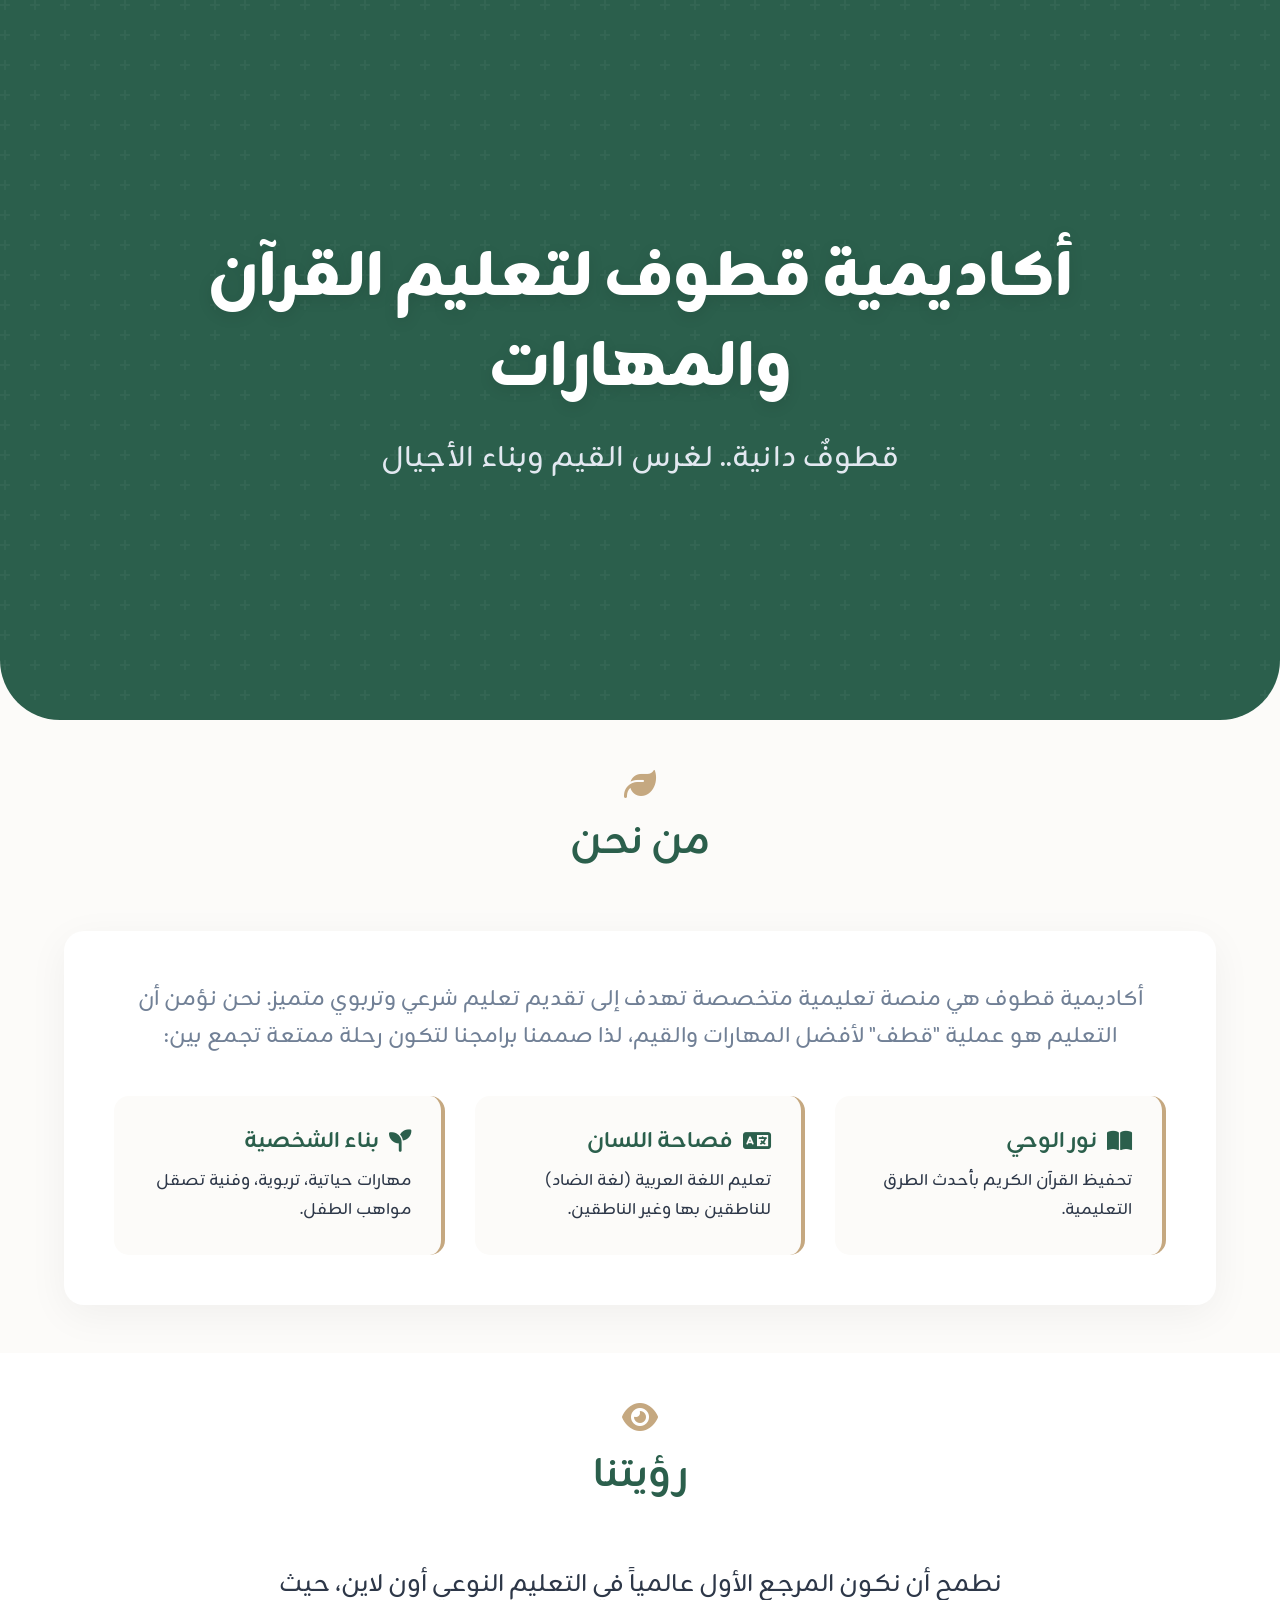
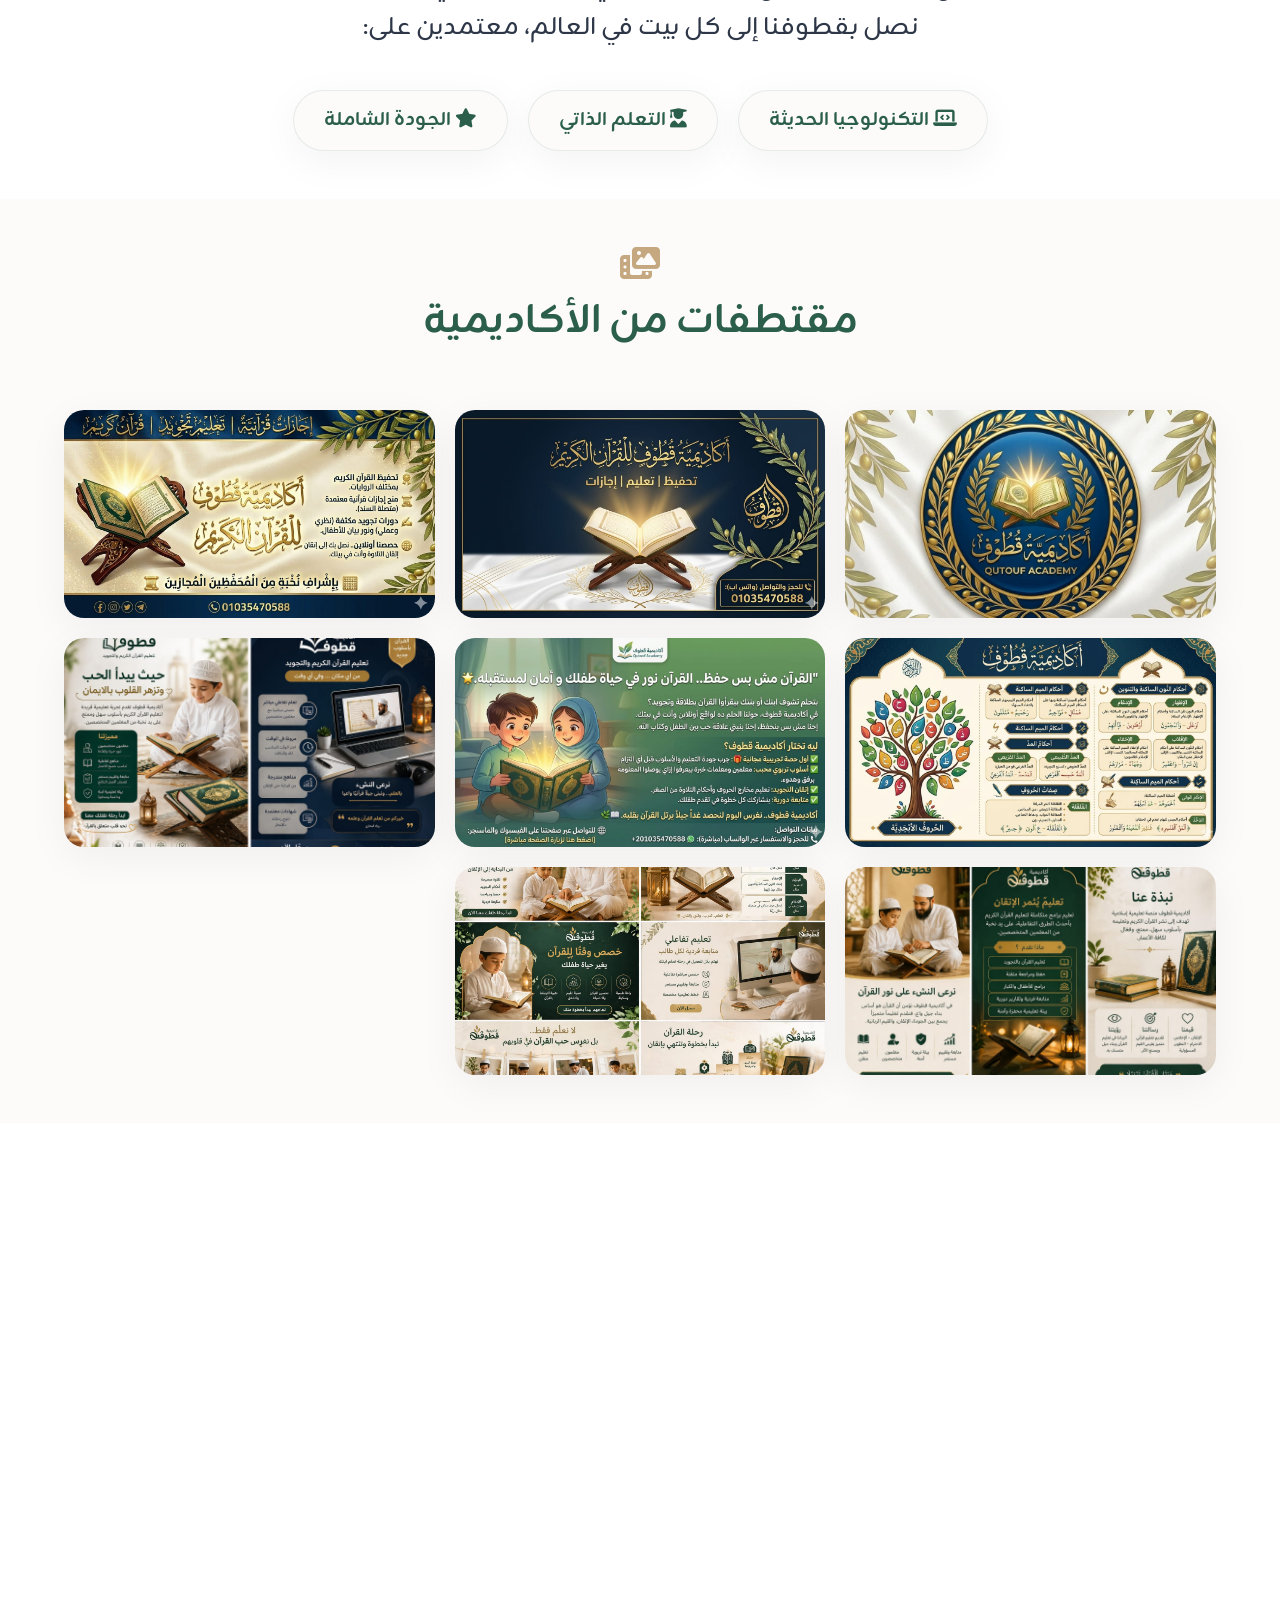
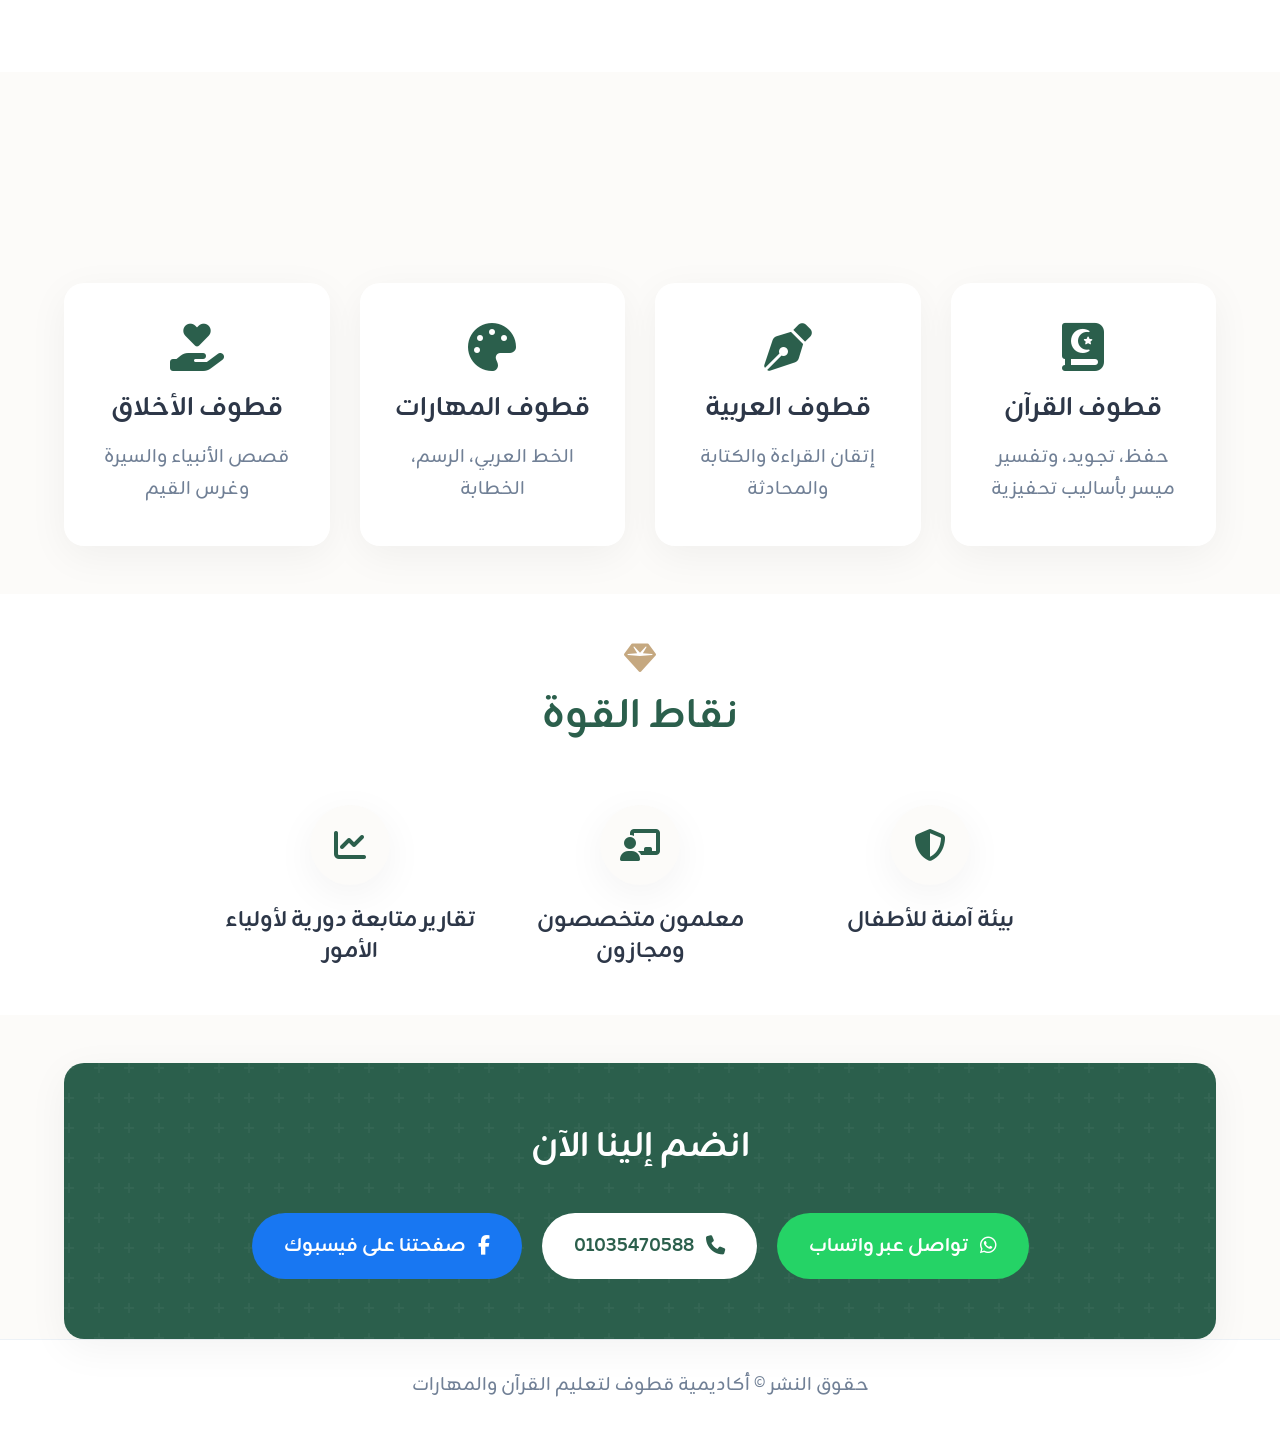
<file: qutoof-academy/index.html>
<!doctype html>
<html lang="ar" dir="rtl">
  <head>
    <meta charset="UTF-8" />
    <meta name="viewport" content="width=device-width, initial-scale=1.0" />
    <title>أكاديمية قطوف لتعليم القرآن والمهارات</title>

    <link rel="preconnect" href="https://fonts.googleapis.com" />
    <link rel="preconnect" href="https://fonts.gstatic.com" crossorigin />
    <link
      href="https://fonts.googleapis.com/css2?family=Zain:wght@300;400;700;900&display=swap"
      rel="stylesheet"
    />

    <link
      rel="stylesheet"
      href="https://cdnjs.cloudflare.com/ajax/libs/font-awesome/6.4.0/css/all.min.css"
    />

    <style>
      /* --- المتغيرات والألوان --- */
      :root {
        --primary-color: #2b5f4c; /* أخضر إسلامي هادئ */
        --secondary-color: #c5a880; /* ذهبي / بيج داكن */
        --bg-color: #fcfbf9; /* بيج فاتح جداً مريح للعين */
        --white: #ffffff;
        --text-dark: #2d3748;
        --text-light: #718096;
        --shadow-soft: 0 10px 40px rgba(0, 0, 0, 0.05);
        --shadow-hover: 0 20px 40px rgba(43, 95, 76, 0.1);
        --border-radius: 20px;
        --transition: all 0.4s cubic-bezier(0.4, 0, 0.2, 1);
      }

      /* --- الإعدادات العامة --- */
      * {
        margin: 0;
        padding: 0;
        box-sizing: border-box;
      }

      body {
        font-family: "Zain", sans-serif;
        background-color: var(--bg-color);
        color: var(--text-dark);
        line-height: 1.8;
        overflow-x: hidden;
        scroll-behavior: smooth;
      }

      h1,
      h2,
      h3,
      h4 {
        font-weight: 700;
        line-height: 1.4;
      }

      a {
        text-decoration: none;
        color: inherit;
      }

      .container {
        width: 100%;
        max-width: 1200px;
        margin: 0 auto;
        padding: 0 24px;
      }

      section {
        padding: 48px 0;
        margin: 48px 0;
        position: relative;
      }

      .section-header {
        text-align: center;
        margin-bottom: 60px;
      }

      .section-header i {
        font-size: 2rem;
        color: var(--secondary-color);
        margin-bottom: 15px;
      }

      .section-header h2 {
        font-size: 2.5rem;
        color: var(--primary-color);
        margin-bottom: 15px;
      }

      /* --- تأثيرات الدخول (Animations) --- */
      .animate-up {
        opacity: 0;
        transform: translateY(40px);
        transition:
          opacity 0.8s ease-out,
          transform 0.8s ease-out;
      }

      .animate-up.visible {
        opacity: 1;
        transform: translateY(0);
      }

      /* --- قسم البطل (Hero Section) --- */
      .hero {
        background-color: var(--primary-color);
        /* نمط هندسي إسلامي خفيف بالخلفية */
        background-image: url("data:image/svg+xml,%3Csvg width='60' height='60' viewBox='0 0 60 60' xmlns='http://www.w3.org/2000/svg'%3E%3Cg fill='none' fill-rule='evenodd'%3E%3Cg fill='%23ffffff' fill-opacity='0.04'%3E%3Cpath d='M36 34v-4h-2v4h-4v2h4v4h2v-4h4v-2h-4zm0-30V0h-2v4h-4v2h4v4h2V6h4V4h-4zM6 34v-4H4v4H0v2h4v4h2v-4h4v-2H6zM6 4V0H4v4H0v2h4v4h2V6h4V4H6z'/%3E%3C/g%3E%3C/g%3E%3C/svg%3E");
        color: var(--white);
        text-align: center;
        margin-top: unset;
        padding: 180px 20px;
        min-height: 80vh;
        display: flex;
        align-items: center;
        justify-content: center;
        border-bottom-left-radius: 60px;
        border-bottom-right-radius: 60px;
      }

      .hero h1 {
        font-size: 4rem;
        font-weight: 900;
        margin-bottom: 20px;
        text-shadow: 0 4px 15px rgba(0, 0, 0, 0.1);
      }

      .hero p {
        font-size: 1.8rem;
        font-weight: 400;
        color: #e2e8f0;
        max-width: 800px;
        margin: 0 auto;
      }

      /* --- قسم من نحن (About) --- */
      .about-content {
        background: var(--white);
        padding: 50px;
        border-radius: var(--border-radius);
        box-shadow: var(--shadow-soft);
        text-align: center;
      }

      .about-content > p {
        font-size: 1.3rem;
        margin-bottom: 40px;
        color: var(--text-light);
      }

      .about-features {
        display: grid;
        grid-template-columns: repeat(auto-fit, minmax(280px, 1fr));
        gap: 30px;
        text-align: right;
      }

      .about-feature-item {
        padding: 30px;
        background: var(--bg-color);
        border-radius: 15px;
        border-right: 4px solid var(--secondary-color);
        transition: var(--transition);
      }

      .about-feature-item:hover {
        transform: translateY(-5px);
        box-shadow: var(--shadow-soft);
      }

      .about-feature-item h4 {
        color: var(--primary-color);
        font-size: 1.4rem;
        margin-bottom: 10px;
        display: flex;
        align-items: center;
        gap: 10px;
      }

      /* --- قسم رؤيتنا (Vision) --- */
      .vision {
        background-color: var(--white);
      }

      .vision-container {
        max-width: 800px;
        margin: 0 auto;
        text-align: center;
      }

      .vision-text {
        font-size: 1.5rem;
        color: var(--text-dark);
        margin-bottom: 40px;
      }

      .vision-tags {
        display: flex;
        justify-content: center;
        gap: 20px;
        flex-wrap: wrap;
      }

      .tag {
        background: var(--bg-color);
        color: var(--primary-color);
        padding: 12px 30px;
        border-radius: 50px;
        font-weight: 700;
        font-size: 1.2rem;
        box-shadow: var(--shadow-soft);
        border: 1px solid rgba(43, 95, 76, 0.1);
      }

      /* --- المسارات التعليمية (Programs) --- */
      .programs-grid {
        display: grid;
        grid-template-columns: repeat(auto-fit, minmax(260px, 1fr));
        gap: 30px;
      }

      .program-card {
        background: var(--white);
        padding: 40px 30px;
        border-radius: var(--border-radius);
        box-shadow: var(--shadow-soft);
        text-align: center;
        transition: var(--transition);
        position: relative;
        overflow: hidden;
      }

      .program-card::before {
        content: "";
        position: absolute;
        top: 0;
        left: 0;
        width: 100%;
        height: 4px;
        background: var(--secondary-color);
        transform: scaleX(0);
        transition: var(--transition);
      }

      .program-card:hover {
        transform: translateY(-10px);
        box-shadow: var(--shadow-hover);
      }

      .program-card:hover::before {
        transform: scaleX(1);
      }

      .program-card i {
        font-size: 3rem;
        color: var(--primary-color);
        margin-bottom: 20px;
      }

      .program-card h3 {
        font-size: 1.6rem;
        margin-bottom: 15px;
        color: var(--text-dark);
      }

      .program-card p {
        color: var(--text-light);
        font-size: 1.1rem;
      }

      /* --- نقاط القوة (Features) --- */
      .features {
        background-color: var(--white);
      }

      .features-list {
        display: flex;
        justify-content: center;
        gap: 40px;
        flex-wrap: wrap;
      }

      .feature-box {
        display: flex;
        flex-direction: column;
        align-items: center;
        text-align: center;
        width: 250px;
      }

      .feature-icon {
        width: 80px;
        height: 80px;
        background: var(--bg-color);
        border-radius: 50%;
        display: flex;
        align-items: center;
        justify-content: center;
        font-size: 2rem;
        color: var(--primary-color);
        margin-bottom: 20px;
        box-shadow: var(--shadow-soft);
        transition: var(--transition);
      }

      .feature-box:hover .feature-icon {
        background: var(--primary-color);
        color: var(--white);
        transform: rotateY(180deg);
      }

      .feature-box h4 {
        font-size: 1.4rem;
      }

      /* --- قسم التواصل (Contact) --- */
      .contact-wrap {
        background: var(--primary-color);
        border-radius: var(--border-radius);
        padding: 60px;
        text-align: center;
        color: var(--white);
        box-shadow: var(--shadow-soft);
        /* نمط إسلامي للخلفية */
        background-image: url("data:image/svg+xml,%3Csvg width='60' height='60' viewBox='0 0 60 60' xmlns='http://www.w3.org/2000/svg'%3E%3Cg fill='none' fill-rule='evenodd'%3E%3Cg fill='%23ffffff' fill-opacity='0.04'%3E%3Cpath d='M36 34v-4h-2v4h-4v2h4v4h2v-4h4v-2h-4zm0-30V0h-2v4h-4v2h4v4h2V6h4V4h-4zM6 34v-4H4v4H0v2h4v4h2v-4h4v-2H6zM6 4V0H4v4H0v2h4v4h2V6h4V4H6z'/%3E%3C/g%3E%3C/g%3E%3C/svg%3E");
      }

      .contact-wrap h2 {
        color: var(--white);
        font-size: 2.2rem;
        margin-bottom: 40px;
      }

      .contact-links {
        display: flex;
        justify-content: center;
        align-items: center;
        gap: 20px;
        flex-wrap: wrap;
      }

      .contact-btn {
        display: flex;
        align-items: center;
        gap: 12px;
        padding: 16px 32px;
        border-radius: 50px;
        font-size: 1.2rem;
        font-weight: 700;
        transition: var(--transition);
        background: var(--white);
        color: var(--text-dark);
      }

      .contact-btn:hover {
        transform: translateY(-3px);
        box-shadow: 0 10px 20px rgba(0, 0, 0, 0.1);
      }

      .btn-whatsapp {
        background: #25d366;
        color: white;
      }
      .btn-whatsapp:hover {
        background: #20bd5a;
      }

      .btn-facebook {
        background: #1877f2;
        color: white;
      }
      .btn-facebook:hover {
        background: #166fe5;
      }

      .btn-phone {
        background: var(--white);
        color: var(--primary-color);
      }

      /* --- الفوتر (Footer) --- */
      footer {
        background-color: var(--white);
        padding: 30px 0;
        text-align: center;
        border-top: 1px solid #edf2f7;
      }

      footer p {
        color: var(--text-light);
        font-size: 1.1rem;
        /* margin-bottom: 10px; */
      }
      /*
      .social-icons {
        display: flex;
        justify-content: center;
        gap: 15px;
      }

      .social-icons a {
        color: var(--text-light);
        font-size: 1.2rem;
        transition: var(--transition);
      }

      .social-icons a:hover {
        color: var(--primary-color);
      }
         */

      /* --- التجاوب مع الشاشات (Responsive) --- */
      @media (max-width: 768px) {
        .hero h1 {
          font-size: 2.5rem;
        }
        .hero p {
          font-size: 1.3rem;
        }
        .hero {
          padding: 120px 20px;
          border-bottom-left-radius: 30px;
          border-bottom-right-radius: 30px;
        }
        .about-content {
          padding: 30px;
        }
        .vision-text {
          font-size: 1.2rem;
        }
        .contact-wrap {
          padding: 40px 20px;
        }
        .contact-btn {
          width: 100%;
          justify-content: center;
        }
      }

      /* --- قسم معرض الصور والفيديوهات (Gallery) --- */
      .media-grid {
        display: grid;
        grid-template-columns: repeat(auto-fit, minmax(300px, 1fr));
        gap: 20px;
        margin-top: 40px;
      }

      .media-item {
        border-radius: var(--border-radius);
        overflow: hidden;
        box-shadow: var(--shadow-soft);
        position: relative;
        aspect-ratio: 16 / 9;
        background-color: var(--white);
      }

      .media-item img,
      .media-item video {
        width: 100%;
        height: 100%;
        object-fit: cover;
        transition: var(--transition);
      }

      /* تأثير التكبير عند تمرير الماوس */
      .media-item:hover img,
      .media-item:hover video {
        transform: scale(1.05);
      }

      /* تنسيق غطاء الفيديو */
      .video-overlay {
        position: absolute;
        top: 0;
        left: 0;
        width: 100%;
        height: 100%;
        background: rgba(0, 0, 0, 0.3);
        display: flex;
        align-items: center;
        justify-content: center;
        transition: var(--transition);

        /* السطر ده هو الحل: بيخلي الضغطة تعدي من الغطاء وتروح للفيديو */
        pointer-events: none;
      }

      .media-item:hover .video-overlay {
        background: rgba(0, 0, 0, 0.5);
      }

      .video-overlay i {
        font-size: 4rem;
        color: var(--white);
        opacity: 0.8;
        transition: var(--transition);
      }

      .media-item:hover .video-overlay i {
        transform: scale(1.1);
        opacity: 1;
      }

      /* --- قسم فريق العمل (Team) --- */
      .team-grid {
        display: grid;
        grid-template-columns: repeat(auto-fit, minmax(250px, 1fr));
        gap: 30px;
        margin-top: 40px;
      }

      .team-card {
        background: var(--white);
        border-radius: var(--border-radius);
        padding: 40px 20px;
        text-align: center;
        box-shadow: var(--shadow-soft);
        transition: var(--transition);
      }

      .team-card:hover {
        transform: translateY(-10px);
        box-shadow: var(--shadow-hover);
      }

      .team-avatar {
        width: 120px;
        height: 120px;
        border-radius: 50%;
        background-color: var(--bg-color);
        margin: 0 auto 20px;
        display: flex;
        align-items: center;
        justify-content: center;
        font-size: 3rem;
        color: var(--secondary-color);
        border: 4px solid var(--primary-color);
        overflow: hidden;
      }

      .team-avatar img {
        width: 100%;
        height: 100%;
        object-fit: cover;
      }

      .team-card h3 {
        color: var(--text-dark);
        font-size: 1.5rem;
        margin-bottom: 5px;
      }

      .team-card p {
        color: var(--text-light);
        font-size: 1.1rem;
      }

      /* --- إعدادات البوب أب (Modal) --- */
      .modal {
        position: fixed;
        z-index: 1000;
        left: 0;
        top: 0;
        width: 100%;
        height: 100%;
        background-color: rgba(0, 0, 0, 0.85); /* خلفية سوداء شفافة */
        backdrop-filter: blur(8px); /* تأثير ضبابي عصري للخلفية */
        display: flex;
        align-items: center;
        justify-content: center;
        opacity: 0;
        visibility: hidden;
        transition:
          opacity 0.3s ease,
          visibility 0.3s ease;
      }

      /* الكلاس الذي سيتم إضافته لإظهار البوب أب */
      .modal.show {
        opacity: 1;
        visibility: visible;
      }

      .modal-content {
        max-width: 90%;
        max-height: 90vh;
        display: flex;
        justify-content: center;
        align-items: center;
        transform: scale(0.8);
        transition: transform 0.3s cubic-bezier(0.4, 0, 0.2, 1);
      }

      .modal.show .modal-content {
        transform: scale(1);
      }

      .modal-content img,
      .modal-content video {
        max-width: 100%;
        max-height: 85vh;
        border-radius: 15px;
        box-shadow: 0 10px 40px rgba(0, 0, 0, 0.5);
      }

      .close-modal {
        position: absolute;
        top: 20px;
        right: 30px;
        color: var(--white);
        font-size: 45px;
        font-weight: bold;
        cursor: pointer;
        transition: var(--transition);
        z-index: 1001;
      }

      .close-modal:hover {
        color: var(--secondary-color);
        transform: scale(1.1);
      }

      /* جعل مؤشر الماوس يظهر كيد عند الوقوف على الصور والفيديوهات في المعرض */
      .media-item img,
      .media-item video {
        cursor: pointer;
      }
    </style>
  </head>
  <body>
    <section class="hero">
      <div class="container animate-up">
        <h1>أكاديمية قطوف لتعليم القرآن والمهارات</h1>
        <p>قطوفٌ دانية.. لغرس القيم وبناء الأجيال</p>
      </div>
    </section>

    <section id="about" class="container">
      <div class="section-header animate-up">
        <i class="fa-solid fa-leaf"></i>
        <h2>من نحن</h2>
      </div>
      <div class="about-content animate-up">
        <p>
          أكاديمية قطوف هي منصة تعليمية متخصصة تهدف إلى تقديم تعليم شرعي وتربوي
          متميز. نحن نؤمن أن التعليم هو عملية "قطف" لأفضل المهارات والقيم، لذا
          صممنا برامجنا لتكون رحلة ممتعة تجمع بين:
        </p>

        <div class="about-features">
          <div class="about-feature-item">
            <h4><i class="fa-solid fa-book-open"></i> نور الوحي</h4>
            <p>تحفيظ القرآن الكريم بأحدث الطرق التعليمية.</p>
          </div>
          <div class="about-feature-item">
            <h4><i class="fa-solid fa-language"></i> فصاحة اللسان</h4>
            <p>تعليم اللغة العربية (لغة الضاد) للناطقين بها وغير الناطقين.</p>
          </div>
          <div class="about-feature-item">
            <h4><i class="fa-solid fa-seedling"></i> بناء الشخصية</h4>
            <p>مهارات حياتية، تربوية، وفنية تصقل مواهب الطفل.</p>
          </div>
        </div>
      </div>
    </section>

    <section id="vision" class="vision">
      <div class="container vision-container animate-up">
        <div class="section-header">
          <i class="fa-solid fa-eye"></i>
          <h2>رؤيتنا</h2>
        </div>
        <p class="vision-text">
          نطمح أن نكون المرجع الأول عالمياً في التعليم النوعي أون لاين، حيث نصل
          بقطوفنا إلى كل بيت في العالم، معتمدين على:
        </p>
        <div class="vision-tags">
          <div class="tag">
            <i class="fa-solid fa-laptop-code"></i> التكنولوجيا الحديثة
          </div>
          <div class="tag">
            <i class="fa-solid fa-user-graduate"></i> التعلم الذاتي
          </div>
          <div class="tag"><i class="fa-solid fa-star"></i> الجودة الشاملة</div>
        </div>
      </div>
    </section>

    <section id="gallery" class="container">
      <div class="section-header animate-up">
        <i class="fa-solid fa-photo-film"></i>
        <h2>مقتطفات من الأكاديمية</h2>
      </div>
      <div class="media-grid">
        <div class="media-item animate-up" style="transition-delay: 0.1s">
          <img src="img\WhatsApp Image 2026-04-23 at 6.18.03 PM.jpeg" />
        </div>

        <div class="media-item animate-up" style="transition-delay: 0.1s">
          <img src="img/WhatsApp Image 2026-04-23 at 6.18.01 PM.jpeg" />
        </div>

        <div class="media-item animate-up" style="transition-delay: 0.1s">
          <img src="img/WhatsApp Image 2026-04-23 at 6.18.02 PM.jpeg" />
        </div>

        <div class="media-item animate-up" style="transition-delay: 0.1s">
          <img src="img/WhatsApp Image 2026-04-23 at 7.53.25 PM.jpeg" />
        </div>

        <div class="media-item animate-up" style="transition-delay: 0.1s">
          <img src="img/WhatsApp Image 2026-04-23 at 7.35.14 PM.jpeg" />
        </div>

        <div class="media-item animate-up" style="transition-delay: 0.1s">
          <img src="img/WhatsApp Image 2026-04-23 at 7.59.48 PM.jpeg" />
        </div>

        <div class="media-item animate-up" style="transition-delay: 0.1s">
          <img src="img/WhatsApp Image 2026-04-23 at 7.59.47 PM.jpeg" />
        </div>

        <div class="media-item animate-up" style="transition-delay: 0.1s">
          <img src="img/WhatsApp Image 2026-04-23 at 7.53.52 PM.jpeg" />
        </div>
      </div>
    </section>

    <section id="team" class="features">
      <div class="container">
        <div class="section-header animate-up">
          <i class="fa-solid fa-users"></i>
          <h2>فريق العمل</h2>
        </div>
        <div class="team-grid">
          <div class="team-card animate-up">
            <div class="team-avatar">
              <i class="fa-solid fa-user-tie"></i>
            </div>
            <h3>الشيخ عبدالله ناصر</h3>
            <p>مشرف تعليم القرآن</p>
          </div>
          <div class="team-card animate-up">
            <div class="team-avatar">
              <i class="fa-solid fa-user-tie"></i>
            </div>
            <h3>المعلمة أسماء ناصر</h3>
            <p>معلمة اللغة العربية</p>
          </div>
        </div>
      </div>
    </section>

    <section id="programs" class="container">
      <div class="section-header animate-up">
        <i class="fa-solid fa-layer-group"></i>
        <h2>مسارات قطوف التعليمية</h2>
      </div>
      <div class="programs-grid">
        <div class="program-card animate-up">
          <i class="fa-solid fa-book-quran"></i>
          <h3>قطوف القرآن</h3>
          <p>حفظ، تجويد، وتفسير ميسر بأساليب تحفيزية</p>
        </div>
        <div class="program-card animate-up" style="transition-delay: 0.1s">
          <i class="fa-solid fa-pen-nib"></i>
          <h3>قطوف العربية</h3>
          <p>إتقان القراءة والكتابة والمحادثة</p>
        </div>
        <div class="program-card animate-up" style="transition-delay: 0.2s">
          <i class="fa-solid fa-palette"></i>
          <h3>قطوف المهارات</h3>
          <p>الخط العربي، الرسم، الخطابة</p>
        </div>
        <div class="program-card animate-up" style="transition-delay: 0.3s">
          <i class="fa-solid fa-hand-holding-heart"></i>
          <h3>قطوف الأخلاق</h3>
          <p>قصص الأنبياء والسيرة وغرس القيم</p>
        </div>
      </div>
    </section>

    <section id="features" class="features">
      <div class="container animate-up">
        <div class="section-header">
          <i class="fa-solid fa-gem"></i>
          <h2>نقاط القوة</h2>
        </div>
        <div class="features-list">
          <div class="feature-box">
            <div class="feature-icon">
              <i class="fa-solid fa-shield-halved"></i>
            </div>
            <h4>بيئة آمنة للأطفال</h4>
          </div>
          <div class="feature-box">
            <div class="feature-icon">
              <i class="fa-solid fa-chalkboard-user"></i>
            </div>
            <h4>معلمون متخصصون ومجازون</h4>
          </div>
          <div class="feature-box">
            <div class="feature-icon">
              <i class="fa-solid fa-chart-line"></i>
            </div>
            <h4>تقارير متابعة دورية لأولياء الأمور</h4>
          </div>
        </div>
      </div>
    </section>

    <section id="contact" class="container">
      <div class="contact-wrap animate-up">
        <h2>انضم إلينا الآن</h2>
        <div class="contact-links">
          <a
            href="https://wa.me/201035470588"
            target="_blank"
            class="contact-btn btn-whatsapp"
          >
            <i class="fa-brands fa-whatsapp"></i> تواصل عبر واتساب
          </a>
          <a href="tel:01035470588" class="contact-btn btn-phone">
            <i class="fa-solid fa-phone"></i> 01035470588
          </a>
          <a
            href="https://facebook.com/share/18U8JBKvM3"
            target="_blank"
            class="contact-btn btn-facebook"
          >
            <i class="fa-brands fa-facebook-f"></i> صفحتنا على فيسبوك
          </a>
        </div>
      </div>
    </section>

    <footer>
      <div class="container">
        <p>حقوق النشر © أكاديمية قطوف لتعليم القرآن والمهارات</p>
        <!-- <div class="social-icons">
          <a href="https://facebook.com/share/18U8JBKvM3" target="_blank"
            ><i class="fa-brands fa-facebook"></i
          ></a>
          <a href="https://wa.me/201035470588" target="_blank"
            ><i class="fa-brands fa-whatsapp"></i
          ></a>
        </div> -->
      </div>
      <div id="mediaModal" class="modal">
        <span class="close-modal">&times;</span>
        <div class="modal-content" id="modalContent"></div>
      </div>
    </footer>

    <script>
      document.addEventListener("DOMContentLoaded", () => {
        const observerOptions = {
          root: null,
          rootMargin: "0px",
          threshold: 0.15,
        };

        const observer = new IntersectionObserver((entries, observer) => {
          entries.forEach((entry) => {
            if (entry.isIntersecting) {
              entry.target.classList.add("visible");
              observer.unobserve(entry.target);
            }
          });
        }, observerOptions);

        const animateElements = document.querySelectorAll(".animate-up");
        animateElements.forEach((el) => observer.observe(el));

        // --- سكربت البوب أب (Lightbox Modal) ---
        const modal = document.getElementById("mediaModal");
        const modalContent = document.getElementById("modalContent");
        const closeModal = document.querySelector(".close-modal");

        // نحدد كل الصور والفيديوهات اللي جوه قسم المعرض
        const mediaItems = document.querySelectorAll(
          ".media-item img, .media-item video",
        );

        mediaItems.forEach((item) => {
          item.addEventListener("click", function (e) {
            e.preventDefault(); // لمنع السلوك الافتراضي

            // إظهار النافذة
            modal.classList.add("show");

            // تفريغ المحتوى القديم عشان ما يظهرش فوق بعضه
            modalContent.innerHTML = "";

            // لو العنصر المضعوط عليه صورة
            if (this.tagName === "IMG") {
              const img = document.createElement("img");
              img.src = this.src;
              modalContent.appendChild(img);
            }
            // لو العنصر المضعوط عليه فيديو
            else if (this.tagName === "VIDEO") {
              const video = document.createElement("video");
              video.src = this.src;
              video.controls = true;
              video.autoplay = true; // تشغيل تلقائي لما يفتح
              modalContent.appendChild(video);
            }
          });
        });

        // دالة لإغلاق النافذة وتفريغ المحتوى (عشان الفيديو يقف)
        function hideModal() {
          modal.classList.remove("show");
          setTimeout(() => {
            modalContent.innerHTML = "";
          }, 300); // الانتظار حتى تنتهي حركة الإغلاق
        }

        // إغلاق لما ندوس على علامة X
        closeModal.addEventListener("click", hideModal);

        // إغلاق لما ندوس في أي مكان فاضي بره الصورة/الفيديو
        modal.addEventListener("click", function (e) {
          if (e.target === modal) {
            hideModal();
          }
        });

        // إغلاق لما ندوس على زرار ESC في الكيبورد
        document.addEventListener("keydown", function (e) {
          if (e.key === "Escape" && modal.classList.contains("show")) {
            hideModal();
          }
        });
      });
    </script>
  </body>
</html>
</file>
